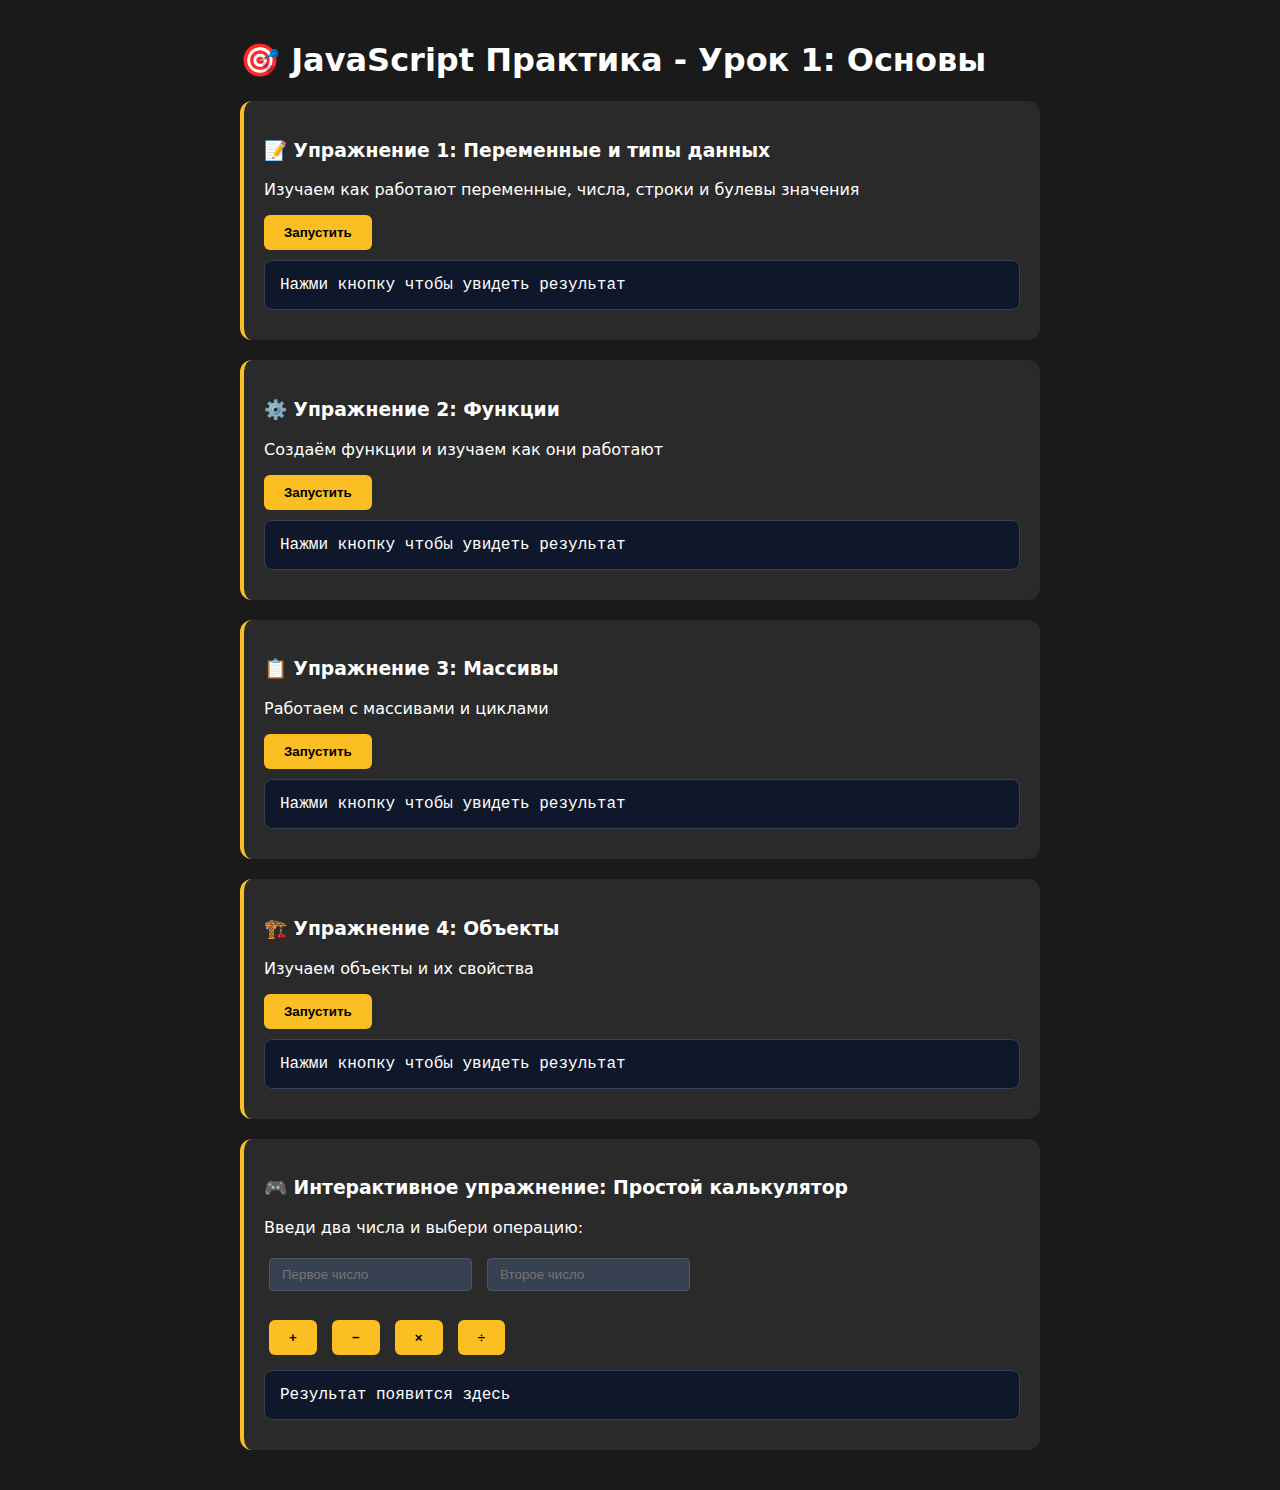
<file: learning/01-basics.html>
<!DOCTYPE html>
<html lang="ru">
<head>
    <meta charset="UTF-8">
    <meta name="viewport" content="width=device-width, initial-scale=1.0">
    <title>JS Практика - Основы</title>
    <style>
        body {
            font-family: -apple-system, BlinkMacSystemFont, 'Segoe UI', system-ui;
            max-width: 800px;
            margin: 0 auto;
            padding: 20px;
            background: #1a1a1a;
            color: #ffffff;
        }
        
        .exercise {
            background: #2a2a2a;
            border-radius: 12px;
            padding: 20px;
            margin: 20px 0;
            border-left: 4px solid #fbbf24;
        }
        
        .result {
            background: #0f172a;
            border: 1px solid #334155;
            border-radius: 8px;
            padding: 15px;
            margin: 10px 0;
            font-family: 'Courier New', monospace;
        }
        
        button {
            background: #fbbf24;
            color: #000;
            border: none;
            padding: 10px 20px;
            border-radius: 6px;
            cursor: pointer;
            font-weight: 600;
        }
        
        button:hover {
            background: #f59e0b;
        }
        
        input {
            background: #374151;
            border: 1px solid #4b5563;
            color: #fff;
            padding: 8px 12px;
            border-radius: 4px;
            margin: 5px;
        }
    </style>
</head>
<body>
    <h1>🎯 JavaScript Практика - Урок 1: Основы</h1>

    <!-- Упражнение 1: Переменные -->
    <div class="exercise">
        <h3>📝 Упражнение 1: Переменные и типы данных</h3>
        <p>Изучаем как работают переменные, числа, строки и булевы значения</p>
        <button onclick="exercise1()">Запустить</button>
        <div class="result" id="result1">Нажми кнопку чтобы увидеть результат</div>
    </div>

    <!-- Упражнение 2: Функции -->
    <div class="exercise">
        <h3>⚙️ Упражнение 2: Функции</h3>
        <p>Создаём функции и изучаем как они работают</p>
        <button onclick="exercise2()">Запустить</button>
        <div class="result" id="result2">Нажми кнопку чтобы увидеть результат</div>
    </div>

    <!-- Упражнение 3: Массивы -->
    <div class="exercise">
        <h3>📋 Упражнение 3: Массивы</h3>
        <p>Работаем с массивами и циклами</p>
        <button onclick="exercise3()">Запустить</button>
        <div class="result" id="result3">Нажми кнопку чтобы увидеть результат</div>
    </div>

    <!-- Упражнение 4: Объекты -->
    <div class="exercise">
        <h3>🏗️ Упражнение 4: Объекты</h3>
        <p>Изучаем объекты и их свойства</p>
        <button onclick="exercise4()">Запустить</button>
        <div class="result" id="result4">Нажми кнопку чтобы увидеть результат</div>
    </div>

    <!-- Интерактивное упражнение -->
    <div class="exercise">
        <h3>🎮 Интерактивное упражнение: Простой калькулятор</h3>
        <p>Введи два числа и выбери операцию:</p>
        <input type="number" id="num1" placeholder="Первое число">
        <input type="number" id="num2" placeholder="Второе число">
        <br><br>
        <button onclick="calculate('+')" style="margin: 5px;">+</button>
        <button onclick="calculate('-')" style="margin: 5px;">−</button>
        <button onclick="calculate('*')" style="margin: 5px;">×</button>
        <button onclick="calculate('/')" style="margin: 5px;">÷</button>
        <div class="result" id="calc-result">Результат появится здесь</div>
    </div>

    <script src="js-basics.js"></script>
</body>
</html>
</file>
